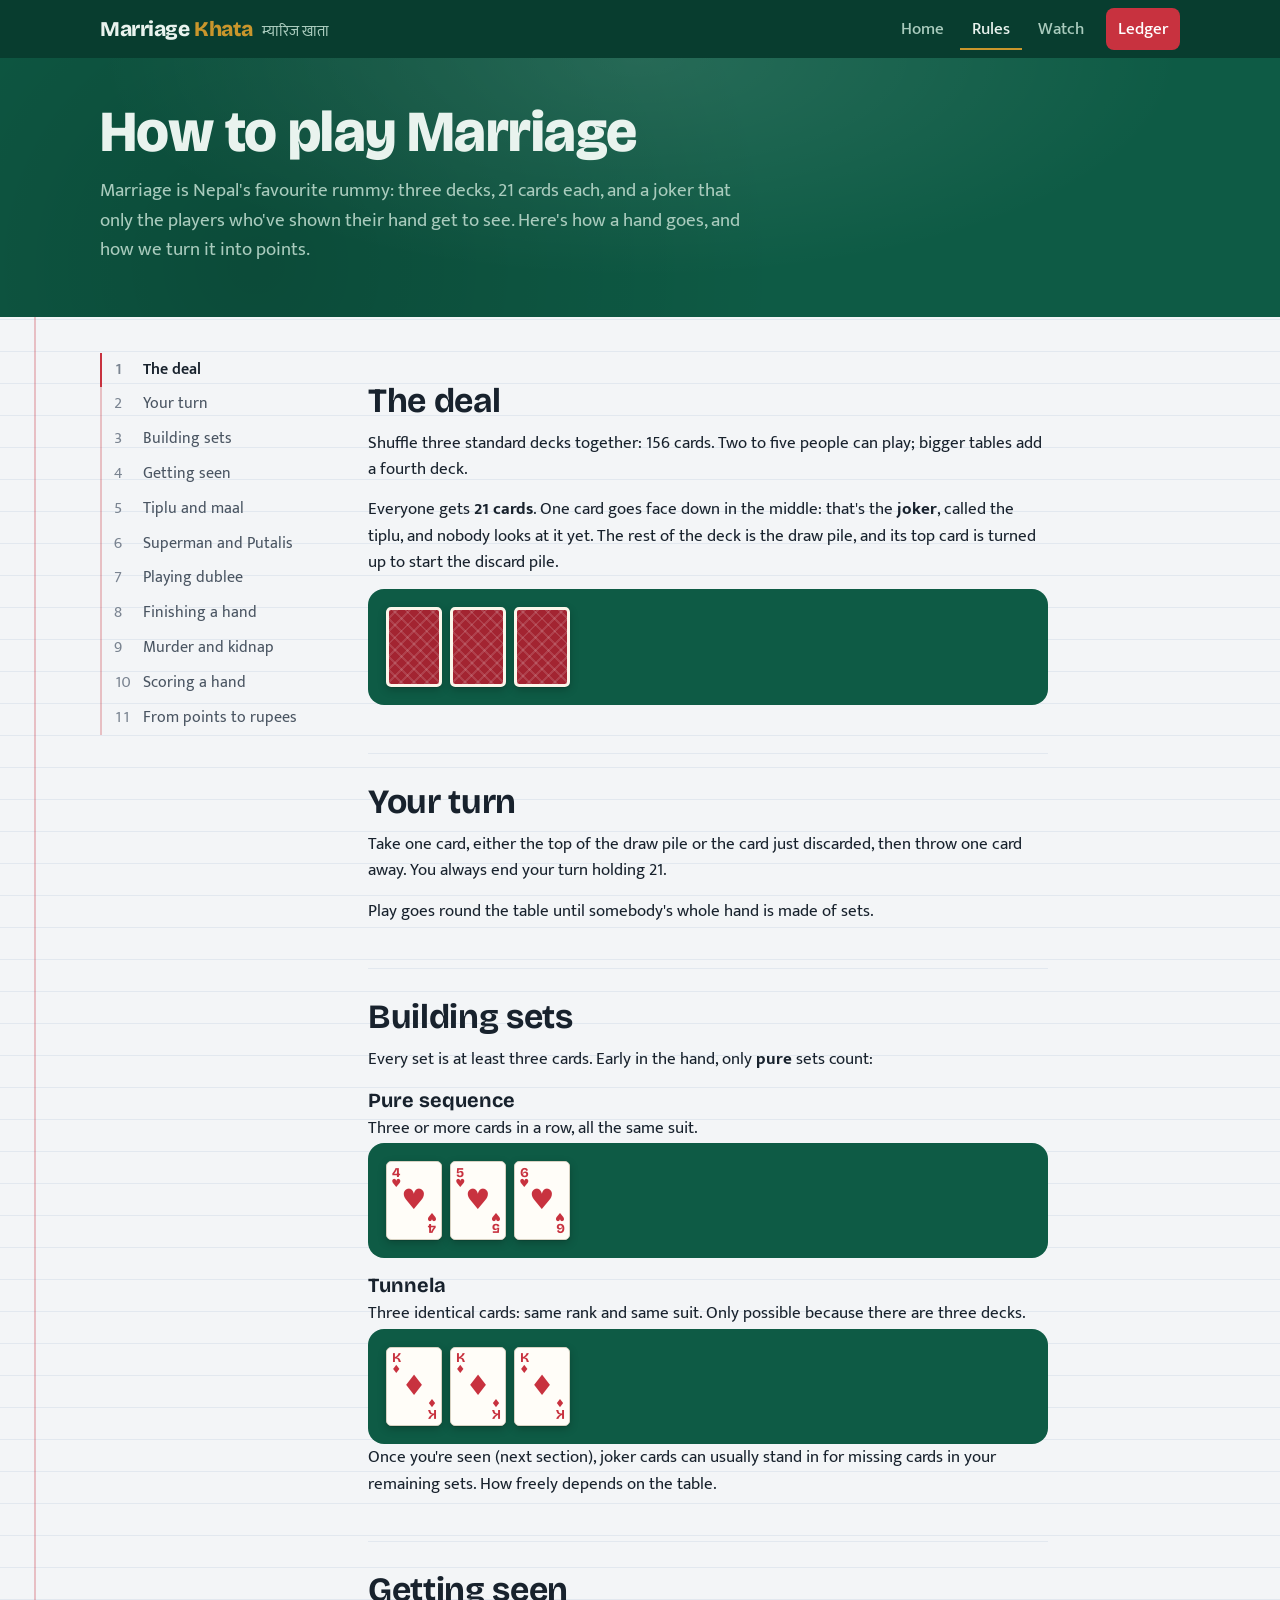
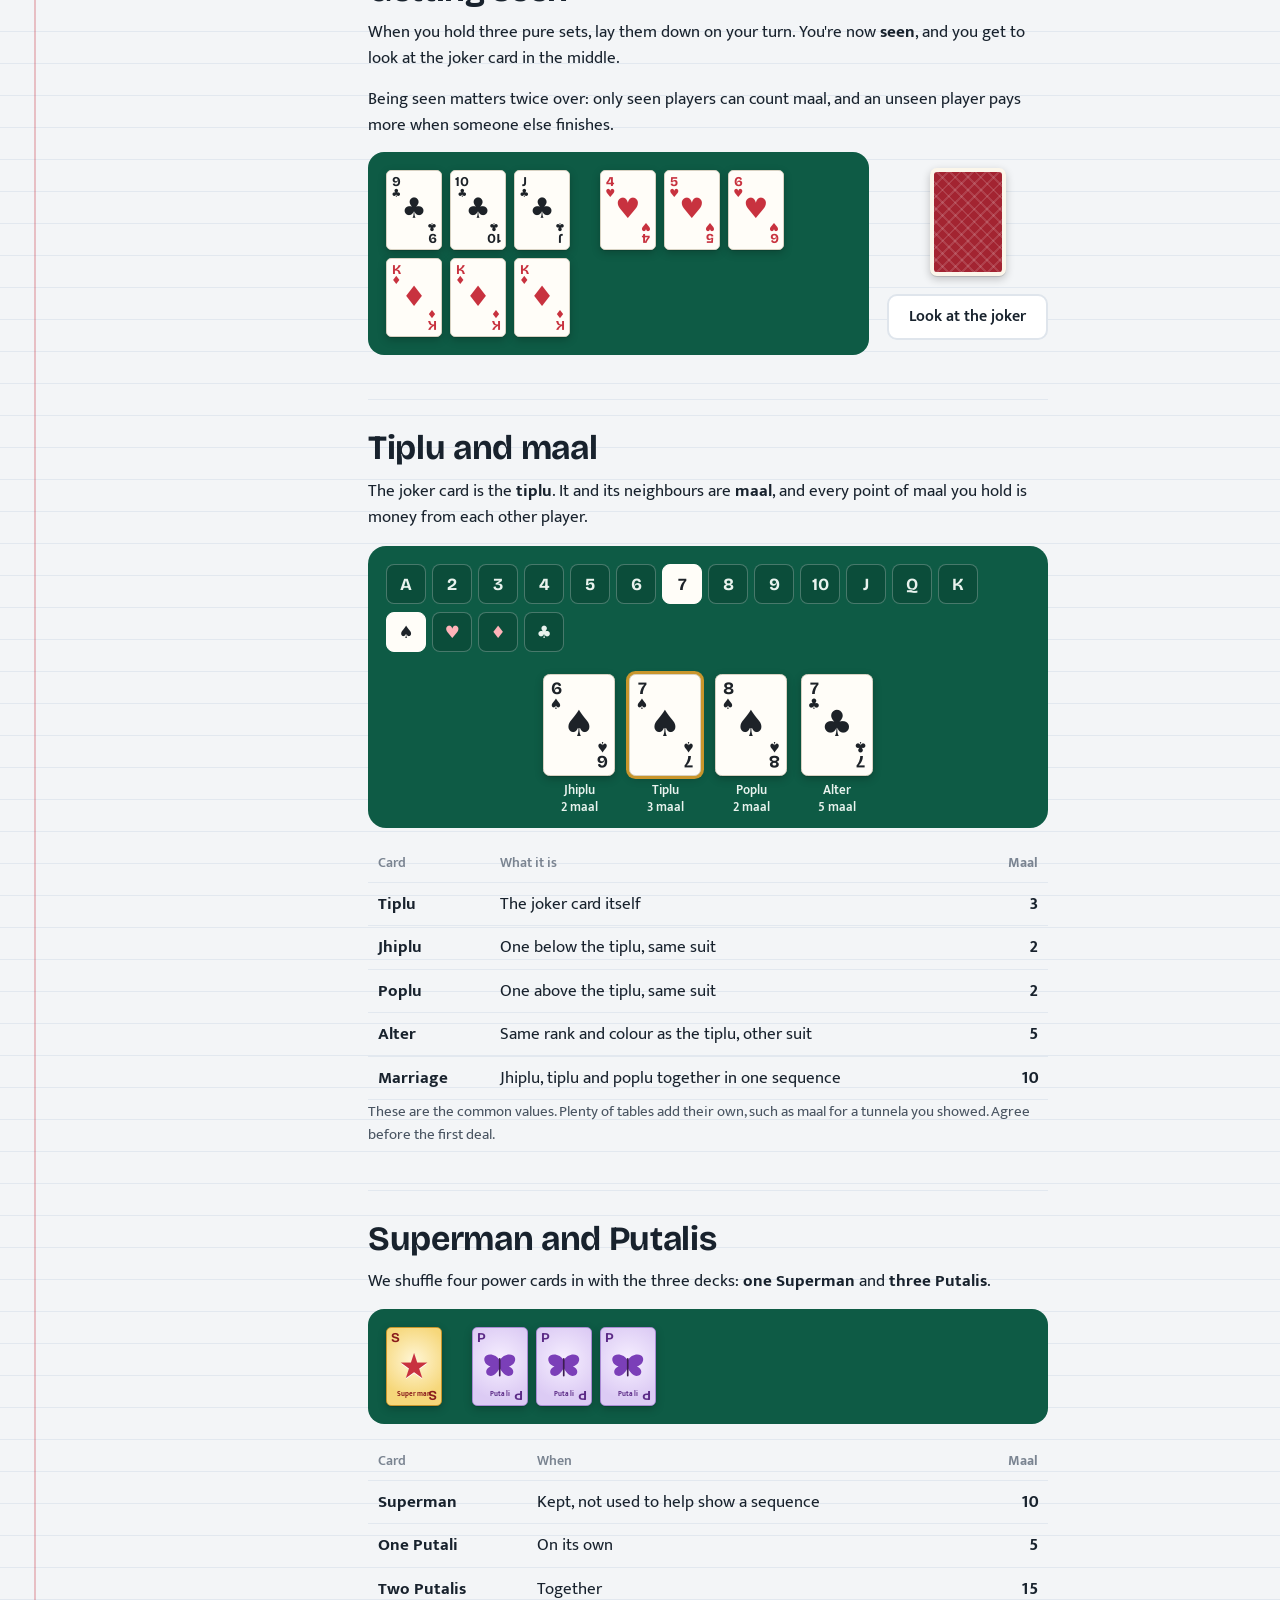
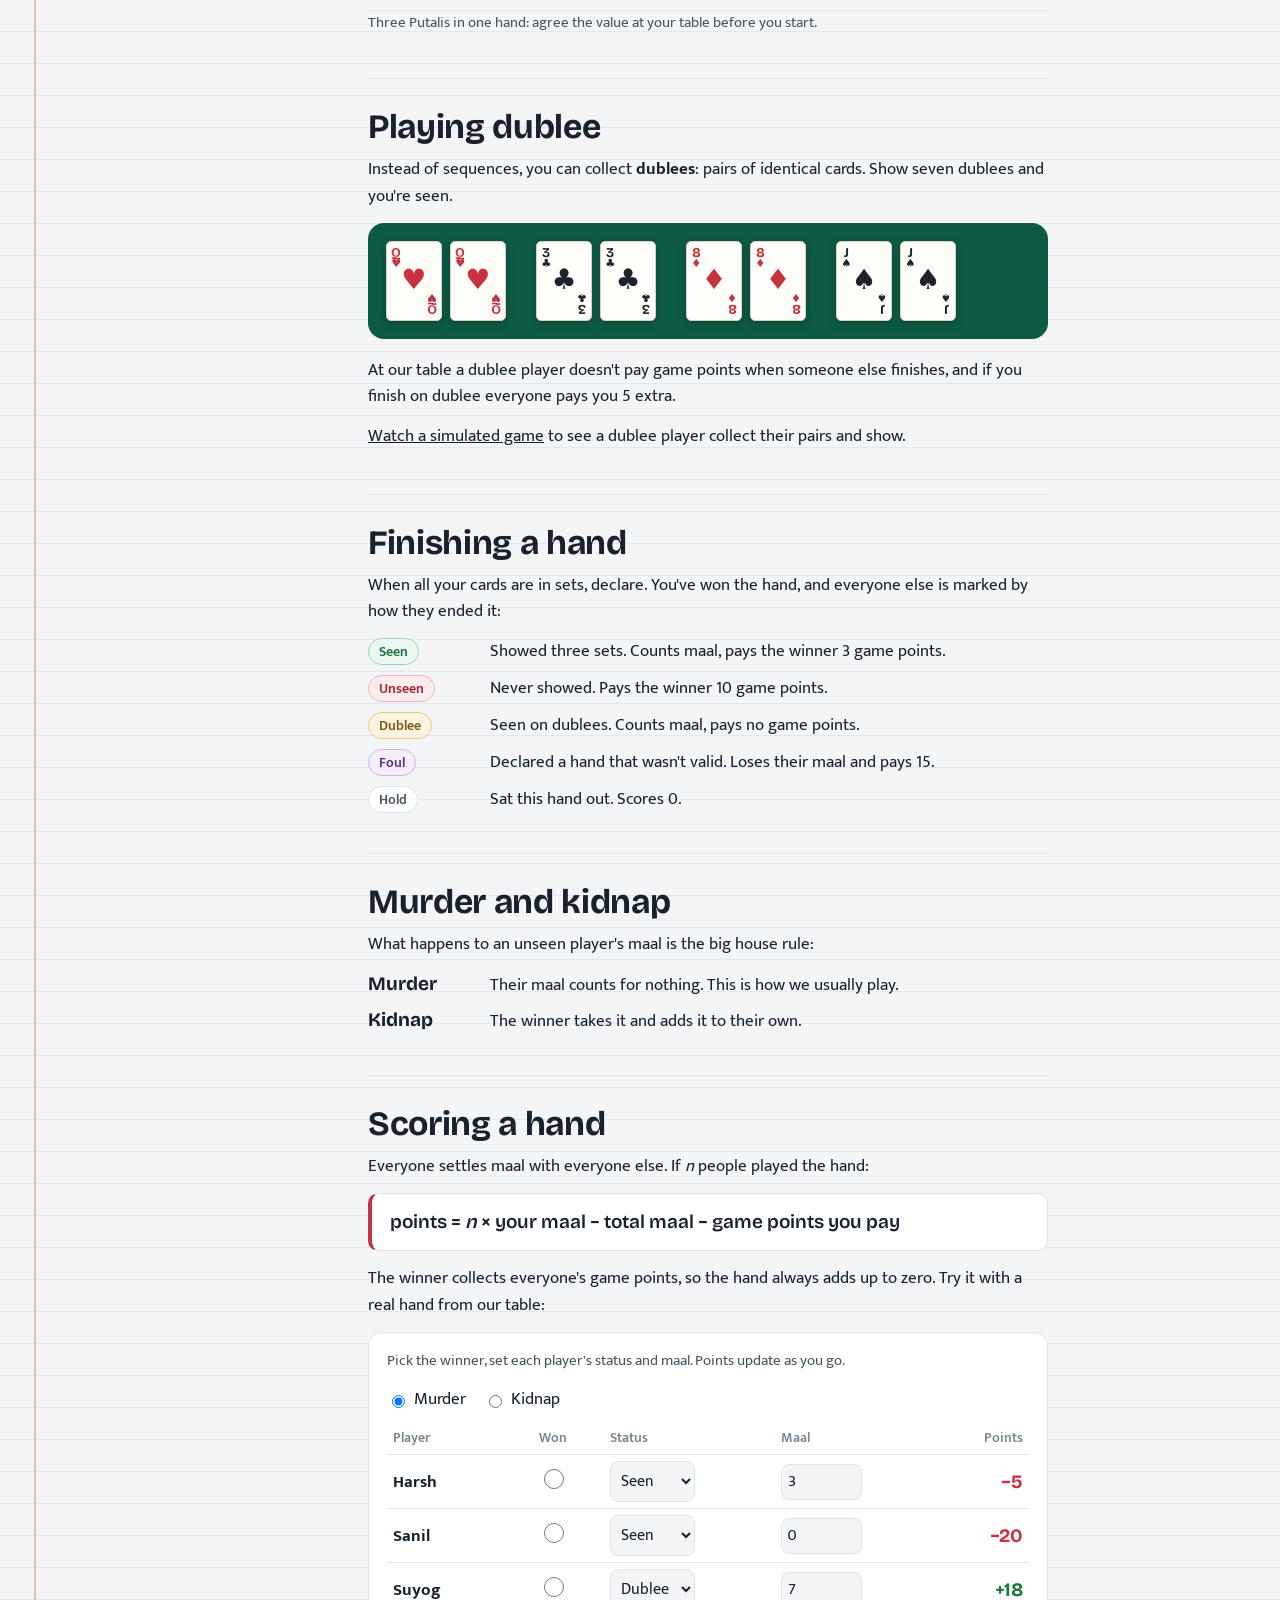
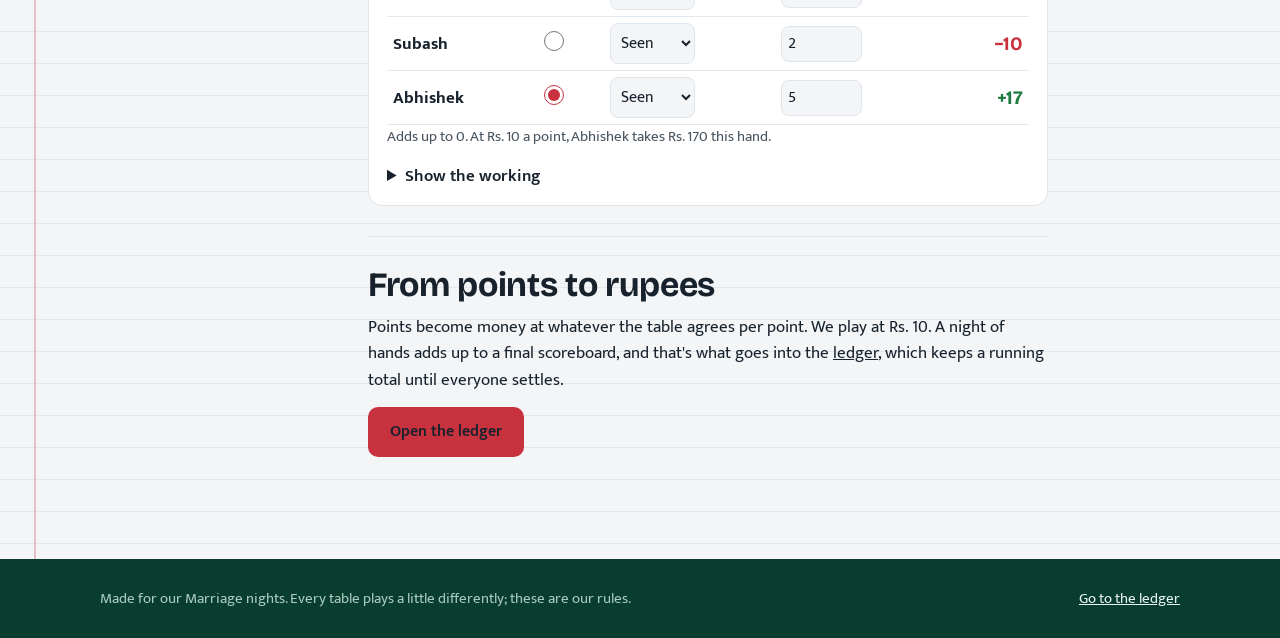
<file: rules.html>
<!doctype html>
<html lang="en">
<head>
  <meta charset="utf-8">
  <meta name="viewport" content="width=device-width, initial-scale=1">
  <title>How to play Marriage · Marriage Khata</title>
  <meta name="description" content="The rules of Marriage, the Nepali 21-card rummy game: dealing, sequences, getting seen, tiplu and maal, dublee, murder and how points are scored.">
  <meta name="theme-color" content="#083d2f">
  <link rel="preconnect" href="https://fonts.googleapis.com">
  <link rel="preconnect" href="https://fonts.gstatic.com" crossorigin>
  <link rel="stylesheet" href="https://fonts.googleapis.com/css2?family=Bricolage+Grotesque:opsz,wght@12..96,500..800&family=Mukta:wght@400;500;600;700&display=swap">
  <link rel="stylesheet" href="/css/site.css">
  <link rel="stylesheet" href="/css/rules.css">
  <script src="/js/cards.js" defer></script>
  <script src="/js/rules.js" defer></script>
</head>
<body class="site">
  <a class="skip" href="#main">Skip to content</a>
  <header class="nav">
    <div class="wrap">
      <a class="brand" href="/"><span class="brand-mark">Marriage <span>Khata</span></span><span class="brand-dev" lang="ne">म्यारिज खाता</span></a>
      <ul class="nav-links">
        <li><a href="/">Home</a></li>
        <li><a href="/rules" aria-current="page">Rules</a></li>
        <li><a href="/watch">Watch</a></li>
        <li><a class="nav-cta" href="/ledger">Ledger</a></li>
      </ul>
    </div>
  </header>

  <main id="main">
    <section class="felt rules-head">
      <div class="wrap">
        <h1>How to play Marriage</h1>
        <p>Marriage is Nepal's favourite rummy: three decks, 21 cards each, and a joker that only the players who've shown their hand get to see. Here's how a hand goes, and how we turn it into points.</p>
      </div>
    </section>

    <div class="wrap rules-layout">
      <nav class="toc" aria-label="On this page">
        <ol>
          <li><a href="#deal">The deal</a></li>
          <li><a href="#turn">Your turn</a></li>
          <li><a href="#sets">Building sets</a></li>
          <li><a href="#seen">Getting seen</a></li>
          <li><a href="#maal">Tiplu and maal</a></li>
          <li><a href="#power">Superman and Putalis</a></li>
          <li><a href="#dublee">Playing dublee</a></li>
          <li><a href="#finish">Finishing a hand</a></li>
          <li><a href="#modes">Murder and kidnap</a></li>
          <li><a href="#points">Scoring a hand</a></li>
          <li><a href="#money">From points to rupees</a></li>
        </ol>
      </nav>

      <article class="rules">
        <section id="deal">
          <h2>The deal</h2>
          <p>Shuffle three standard decks together: 156 cards. Two to five people can play; bigger tables add a fourth deck.</p>
          <p>Everyone gets <strong>21 cards</strong>. One card goes face down in the middle: that's the <strong>joker</strong>, called the tiplu, and nobody looks at it yet. The rest of the deck is the draw pile, and its top card is turned up to start the discard pile.</p>
          <div class="card-row" data-cards="? ? ?" aria-label="Three decks shuffled together"></div>
        </section>

        <section id="turn">
          <h2>Your turn</h2>
          <p>Take one card, either the top of the draw pile or the card just discarded, then throw one card away. You always end your turn holding 21.</p>
          <p>Play goes round the table until somebody's whole hand is made of sets.</p>
        </section>

        <section id="sets">
          <h2>Building sets</h2>
          <p>Every set is at least three cards. Early in the hand, only <strong>pure</strong> sets count:</p>
          <dl class="set-defs">
            <div>
              <dt>Pure sequence</dt>
              <dd>Three or more cards in a row, all the same suit.</dd>
              <dd class="card-row" data-cards="4♥ 5♥ 6♥"></dd>
            </div>
            <div>
              <dt>Tunnela</dt>
              <dd>Three identical cards: same rank and same suit. Only possible because there are three decks.</dd>
              <dd class="card-row" data-cards="K♦ K♦ K♦"></dd>
            </div>
          </dl>
          <p>Once you're seen (next section), joker cards can usually stand in for missing cards in your remaining sets. How freely depends on the table.</p>
        </section>

        <section id="seen">
          <h2>Getting seen</h2>
          <p>When you hold three pure sets, lay them down on your turn. You're now <strong>seen</strong>, and you get to look at the joker card in the middle.</p>
          <p>Being seen matters twice over: only seen players can count maal, and an unseen player pays more when someone else finishes.</p>
          <div class="seen-demo">
            <div class="card-row" data-cards="9♣ 10♣ J♣ · 4♥ 5♥ 6♥ · K♦ K♦ K♦"></div>
            <div class="seen-joker">
              <div id="seen-joker"></div>
              <button class="button button-ink" id="seen-flip" type="button">Look at the joker</button>
            </div>
          </div>
        </section>

        <section id="maal">
          <h2>Tiplu and maal</h2>
          <p>The joker card is the <strong>tiplu</strong>. It and its neighbours are <strong>maal</strong>, and every point of maal you hold is money from each other player.</p>
          <div class="maal-explorer">
            <div class="maal-pick" role="group" aria-label="Pick a tiplu">
              <div class="pick-row" id="pick-rank" role="radiogroup" aria-label="Rank"></div>
              <div class="pick-row" id="pick-suit" role="radiogroup" aria-label="Suit"></div>
            </div>
            <div class="maal-cards" id="maal-cards" aria-live="polite"></div>
          </div>
          <table class="maal-table">
            <thead><tr><th scope="col">Card</th><th scope="col">What it is</th><th scope="col">Maal</th></tr></thead>
            <tbody>
              <tr><th scope="row">Tiplu</th><td>The joker card itself</td><td>3</td></tr>
              <tr><th scope="row">Jhiplu</th><td>One below the tiplu, same suit</td><td>2</td></tr>
              <tr><th scope="row">Poplu</th><td>One above the tiplu, same suit</td><td>2</td></tr>
              <tr><th scope="row">Alter</th><td>Same rank and colour as the tiplu, other suit</td><td>5</td></tr>
              <tr><th scope="row">Marriage</th><td>Jhiplu, tiplu and poplu together in one sequence</td><td>10</td></tr>
            </tbody>
          </table>
          <p class="note">These are the common values. Plenty of tables add their own, such as maal for a tunnela you showed. Agree before the first deal.</p>
        </section>

        <section id="power">
          <h2>Superman and Putalis</h2>
          <p>We shuffle four power cards in with the three decks: <strong>one Superman</strong> and <strong>three Putalis</strong>.</p>
          <div class="card-row" data-cards="SUP · PUT PUT PUT"></div>
          <table class="maal-table">
            <thead><tr><th scope="col">Card</th><th scope="col">When</th><th scope="col">Maal</th></tr></thead>
            <tbody>
              <tr><th scope="row">Superman</th><td>Kept, not used to help show a sequence</td><td>10</td></tr>
              <tr><th scope="row">One Putali</th><td>On its own</td><td>5</td></tr>
              <tr><th scope="row">Two Putalis</th><td>Together</td><td>15</td></tr>
            </tbody>
          </table>
          <p class="note">Three Putalis in one hand: agree the value at your table before you start.</p>
        </section>

        <section id="dublee">
          <h2>Playing dublee</h2>
          <p>Instead of sequences, you can collect <strong>dublees</strong>: pairs of identical cards. Show seven dublees and you're seen.</p>
          <div class="card-row" data-cards="Q♥ Q♥ · 3♣ 3♣ · 8♦ 8♦ · J♠ J♠"></div>
          <p>At our table a dublee player doesn't pay game points when someone else finishes, and if you finish on dublee everyone pays you 5 extra.</p>
          <p><a href="/watch">Watch a simulated game</a> to see a dublee player collect their pairs and show.</p>
        </section>

        <section id="finish">
          <h2>Finishing a hand</h2>
          <p>When all your cards are in sets, declare. You've won the hand, and everyone else is marked by how they ended it:</p>
          <dl class="status-list">
            <div><dt><span class="status s-seen">Seen</span></dt><dd>Showed three sets. Counts maal, pays the winner 3 game points.</dd></div>
            <div><dt><span class="status s-unseen">Unseen</span></dt><dd>Never showed. Pays the winner 10 game points.</dd></div>
            <div><dt><span class="status s-dublee">Dublee</span></dt><dd>Seen on dublees. Counts maal, pays no game points.</dd></div>
            <div><dt><span class="status s-foul">Foul</span></dt><dd>Declared a hand that wasn't valid. Loses their maal and pays 15.</dd></div>
            <div><dt><span class="status s-hold">Hold</span></dt><dd>Sat this hand out. Scores 0.</dd></div>
          </dl>
        </section>

        <section id="modes">
          <h2>Murder and kidnap</h2>
          <p>What happens to an unseen player's maal is the big house rule:</p>
          <dl class="mode-list">
            <div><dt>Murder</dt><dd>Their maal counts for nothing. This is how we usually play.</dd></div>
            <div><dt>Kidnap</dt><dd>The winner takes it and adds it to their own.</dd></div>
          </dl>
        </section>

        <section id="points">
          <h2>Scoring a hand</h2>
          <p>Everyone settles maal with everyone else. If <var>n</var> people played the hand:</p>
          <p class="formula">points = <var>n</var> × your maal − total maal − game points you pay</p>
          <p>The winner collects everyone's game points, so the hand always adds up to zero. Try it with a real hand from our table:</p>

          <form class="calc" id="calc" aria-describedby="calc-help">
            <p id="calc-help" class="note">Pick the winner, set each player's status and maal. Points update as you go.</p>
            <div class="calc-mode" role="radiogroup" aria-label="Unseen maal rule">
              <label><input type="radio" name="mode" value="murder" checked> Murder</label>
              <label><input type="radio" name="mode" value="kidnap"> Kidnap</label>
            </div>
            <table class="calc-table">
              <thead><tr><th scope="col">Player</th><th scope="col">Won</th><th scope="col">Status</th><th scope="col">Maal</th><th scope="col">Points</th></tr></thead>
              <tbody id="calc-rows"></tbody>
            </table>
            <p class="calc-sum" id="calc-sum" aria-live="polite"></p>
            <details class="calc-work">
              <summary>Show the working</summary>
              <ol id="calc-work"></ol>
            </details>
          </form>
        </section>

        <section id="money">
          <h2>From points to rupees</h2>
          <p>Points become money at whatever the table agrees per point. We play at Rs. 10. A night of hands adds up to a final scoreboard, and that's what goes into the <a href="/ledger">ledger</a>, which keeps a running total until everyone settles.</p>
          <a class="button button-primary" href="/ledger">Open the ledger</a>
        </section>
      </article>
    </div>
  </main>

  <footer class="footer">
    <div class="wrap">
      <span>Made for our Marriage nights. Every table plays a little differently; these are our rules.</span>
      <a href="/ledger">Go to the ledger</a>
    </div>
  </footer>
</body>
</html>
</file>
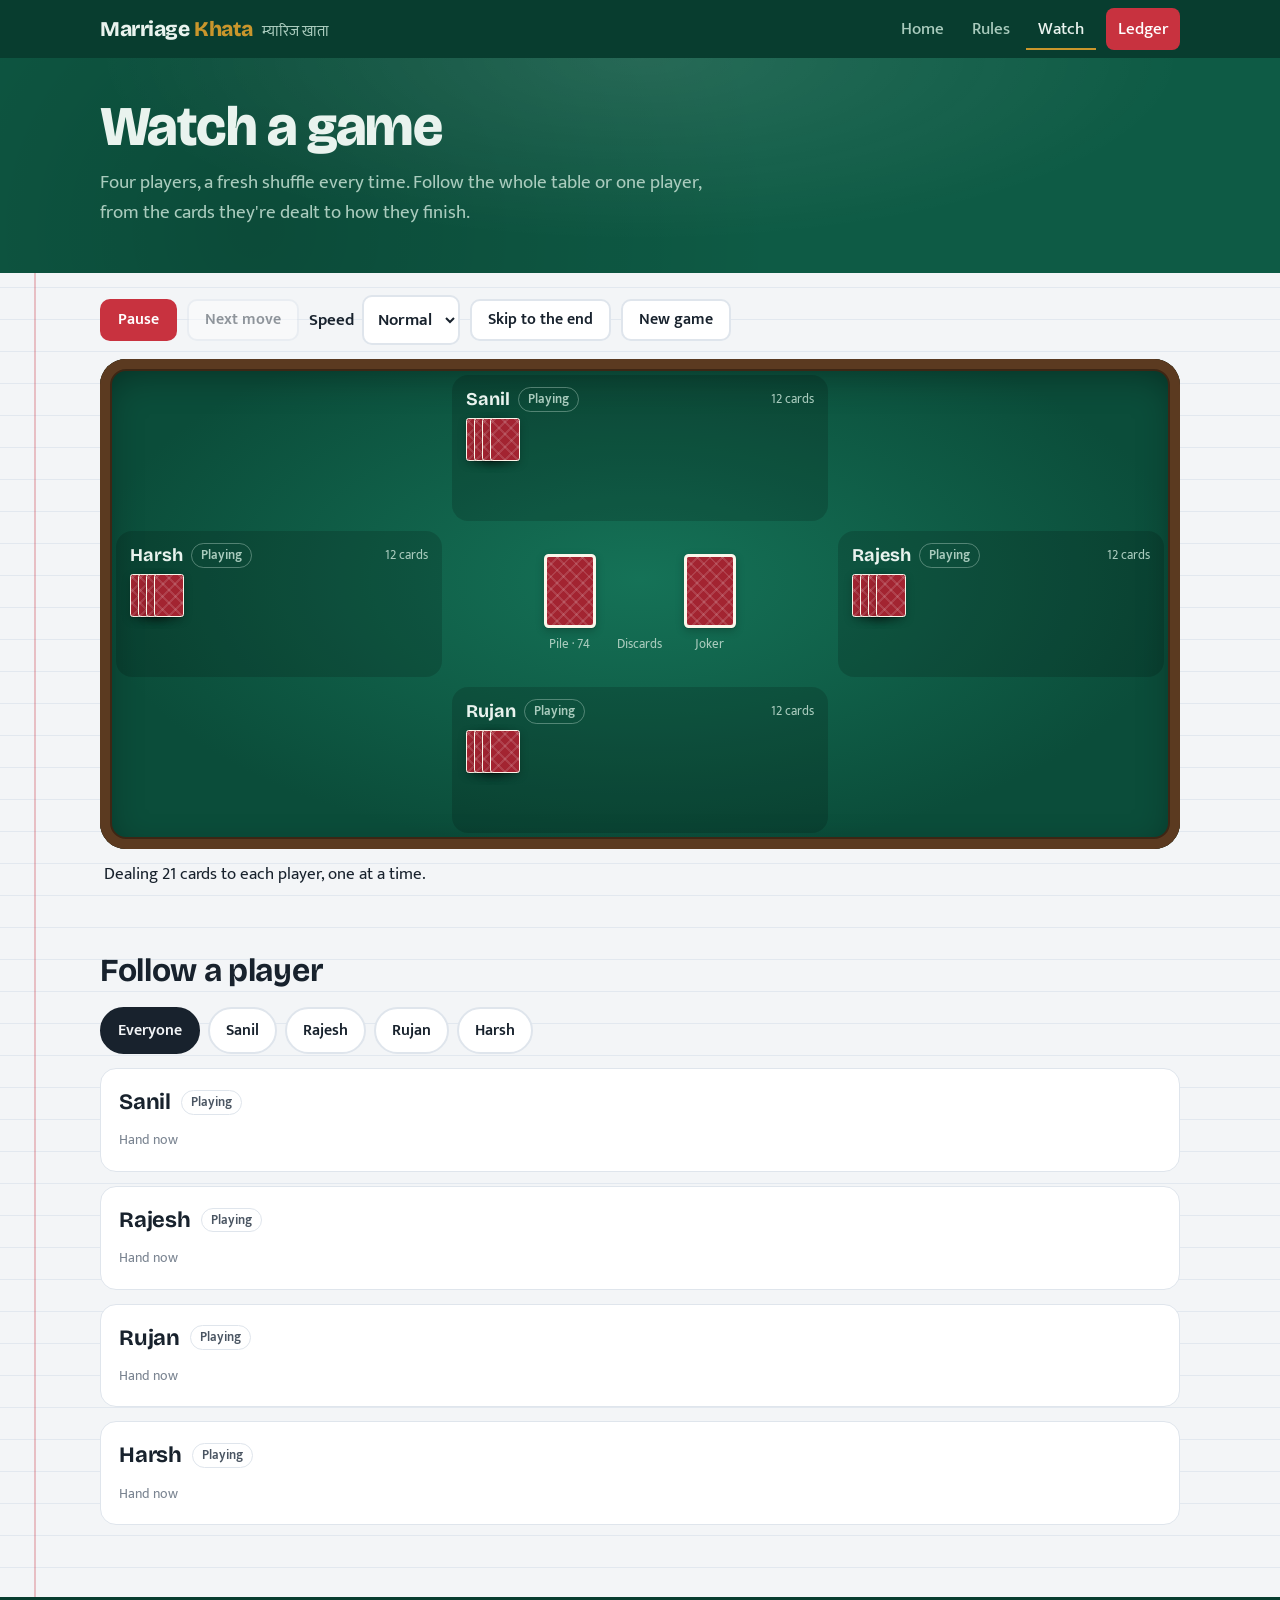
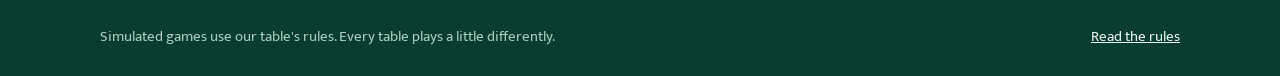
<file: watch.html>
<!doctype html>
<html lang="en">
<head>
  <meta charset="utf-8">
  <meta name="viewport" content="width=device-width, initial-scale=1">
  <title>Watch a game · Marriage Khata</title>
  <meta name="description" content="Watch a simulated four-player game of Marriage, card by card: the deal, draws and discards, showing sets, dublee, the declaration and the scores.">
  <meta name="theme-color" content="#083d2f">
  <link rel="preconnect" href="https://fonts.googleapis.com">
  <link rel="preconnect" href="https://fonts.gstatic.com" crossorigin>
  <link rel="stylesheet" href="https://fonts.googleapis.com/css2?family=Bricolage+Grotesque:opsz,wght@12..96,500..800&family=Mukta:wght@400;500;600;700&display=swap">
  <link rel="stylesheet" href="/css/site.css">
  <link rel="stylesheet" href="/css/watch.css">
  <script src="/js/cards.js" defer></script>
  <script src="/js/sim.js" defer></script>
  <script src="/js/watch.js" defer></script>
</head>
<body class="site">
  <a class="skip" href="#main">Skip to content</a>
  <header class="nav">
    <div class="wrap">
      <a class="brand" href="/"><span class="brand-mark">Marriage <span>Khata</span></span><span class="brand-dev" lang="ne">म्यारिज खाता</span></a>
      <ul class="nav-links">
        <li><a href="/">Home</a></li>
        <li><a href="/rules">Rules</a></li>
        <li><a href="/watch" aria-current="page">Watch</a></li>
        <li><a class="nav-cta" href="/ledger">Ledger</a></li>
      </ul>
    </div>
  </header>

  <main id="main">
    <section class="felt watch-head">
      <div class="wrap">
        <h1>Watch a game</h1>
        <p>Four players, a fresh shuffle every time. Follow the whole table or one player, from the cards they're dealt to how they finish.</p>
      </div>
    </section>

    <div class="wrap">
      <div class="controls" role="toolbar" aria-label="Game controls">
        <button class="button button-primary" id="play" type="button">Pause</button>
        <button class="button button-ink" id="step" type="button" disabled>Next move</button>
        <label class="speed">Speed
          <select id="speed">
            <option value="0.6">Slow</option>
            <option value="1" selected>Normal</option>
            <option value="2.5">Fast</option>
          </select>
        </label>
        <button class="button button-ink" id="skip" type="button">Skip to the end</button>
        <button class="button button-ink" id="new" type="button">New game</button>
      </div>

      <div class="board" id="board">
        <div class="seat" data-seat="0"></div>
        <div class="seat" data-seat="1"></div>
        <div class="center">
          <div class="pile">
            <div class="pile-stack" id="pile"></div>
            <span class="pile-label" id="pile-count"></span>
          </div>
          <div class="pile">
            <div class="pile-stack" id="discard"></div>
            <span class="pile-label">Discards</span>
          </div>
          <div class="pile">
            <div class="pile-stack" id="tiplu"></div>
            <span class="pile-label" id="tiplu-label">Joker</span>
          </div>
        </div>
        <div class="seat" data-seat="2"></div>
        <div class="seat" data-seat="3"></div>
      </div>
      <p class="narration" id="narration" aria-live="polite"></p>

      <section class="follow" aria-labelledby="follow-title">
        <h2 id="follow-title">Follow a player</h2>
        <div class="follow-tabs" id="tabs" role="tablist" aria-label="Players"></div>
        <div id="panels"></div>
      </section>

      <section class="final" id="final" hidden aria-labelledby="final-title">
        <h2 id="final-title">The scores</h2>
        <p class="final-note" id="final-note"></p>
        <div class="table-scroll">
          <table class="score-table">
            <thead><tr><th scope="col">Player</th><th scope="col">Finished</th><th scope="col">Maal</th><th scope="col">Points</th><th scope="col">At Rs. 10</th></tr></thead>
            <tbody id="score-rows"></tbody>
          </table>
        </div>
        <p class="final-how">Points = 4 × own maal − everyone's maal − game points (seen 3, unseen 10, dublee 0). Unseen maal doesn't count. <a href="/rules#points">How scoring works</a></p>
      </section>
    </div>
  </main>

  <footer class="footer">
    <div class="wrap">
      <span>Simulated games use our table's rules. Every table plays a little differently.</span>
      <a href="/rules">Read the rules</a>
    </div>
  </footer>
</body>
</html>
</file>
<file: css/site.css>
/* Marriage Khata — shared look for every page.
 * Card-table felt at the top, khata ledger paper underneath, card red and
 * brass as accents, blue-black ink for text. */

:root {
  --felt: #0e5b45;
  --felt-deep: #083d2f;
  --felt-ink: #e9f3ee;
  --felt-soft: #a9cbbd;
  --paper: #f3f5f7;
  --rule: #e2e8ef;
  --margin-line: rgba(200, 50, 63, 0.28);
  --ink: #18222d;
  --ink-soft: #4a5562;
  --ink-faint: #7a8491;
  --red: #c8323f;
  --red-deep: #a32431;
  --brass: #c9962c;
  --card: #fffdf8;
  --card-edge: #d8d2c3;
  --sheet: #ffffff;
  --sheet-edge: #dfe5ec;
  --focus: #c9962c;

  --font-display: "Bricolage Grotesque", "Mukta", system-ui, sans-serif;
  --font-body: "Mukta", system-ui, -apple-system, "Segoe UI", sans-serif;
}
@media (prefers-color-scheme: dark) {
  :root:not([data-theme="light"]) {
    --felt: #0c4c3a;
    --felt-deep: #062c22;
    --paper: #12171c;
    --rule: #1b2229;
    --margin-line: rgba(224, 82, 94, 0.25);
    --ink: #e7ebef;
    --ink-soft: #b3bcc6;
    --ink-faint: #8792a0;
    --red: #e0525e;
    --red-deep: #c8323f;
    --card: #fffdf8;
    --sheet: #1a2027;
    --sheet-edge: #2a323b;
  }
}

/* ---------- Base ---------- */
html { -webkit-text-size-adjust: 100%; }
body.site {
  margin: 0;
  color: var(--ink);
  font: 17px/1.55 var(--font-body);
  /* Ruled khata paper with a red margin line. */
  background-color: var(--paper);
  background-image:
    linear-gradient(to right, transparent 34px, var(--margin-line) 34px, var(--margin-line) 36px, transparent 36px),
    repeating-linear-gradient(to bottom, transparent 0 31px, var(--rule) 31px 32px);
}
@media (max-width: 600px) {
  body.site { background-image: repeating-linear-gradient(to bottom, transparent 0 31px, var(--rule) 31px 32px); }
}
.site h1, .site h2, .site h3 { font-family: var(--font-display); color: inherit; letter-spacing: -0.01em; }
.site a { color: inherit; }
.site :focus-visible { outline: 3px solid var(--focus); outline-offset: 2px; border-radius: 4px; }
.skip { position: absolute; left: -999px; top: 8px; background: var(--sheet); color: var(--ink); padding: 8px 12px; z-index: 50; }
.skip:focus { left: 8px; }
.wrap { max-width: 1080px; margin: 0 auto; padding: 0 20px; }

/* ---------- Navigation ---------- */
.nav { background: var(--felt-deep); color: var(--felt-ink); position: relative; z-index: 5; }
.nav .wrap { display: flex; align-items: center; gap: 18px; min-height: 58px; }
.brand { display: flex; align-items: baseline; gap: 10px; text-decoration: none; color: var(--felt-ink); margin-right: auto; }
.brand-mark { font-family: var(--font-display); font-weight: 800; font-size: 21px; letter-spacing: -0.02em; white-space: nowrap; }
.brand-mark span { color: var(--brass); }
.brand-dev { font-size: 15px; color: var(--felt-soft); }
.nav-links { display: flex; align-items: center; gap: 4px; margin: 0; padding: 0; list-style: none; }
.nav-links a { display: block; padding: 8px 12px; border-radius: 8px; text-decoration: none; color: var(--felt-soft); font-weight: 500; }
.nav-links a:hover { color: var(--felt-ink); background: rgba(255, 255, 255, 0.06); }
.nav-links a[aria-current="page"] { color: var(--felt-ink); box-shadow: inset 0 -2px 0 var(--brass); border-radius: 0; }
.nav-links .nav-cta { background: var(--red); color: #fff; margin-left: 6px; }
.nav-links .nav-cta:hover { background: var(--red-deep); color: #fff; }
.nav-links .nav-cta[aria-current="page"] { box-shadow: none; border-radius: 8px; }
@media (max-width: 520px) {
  .brand-dev { display: none; }
  .brand-mark { font-size: 18px; }
}
@media (max-width: 420px) {
  .nav .wrap { padding: 0 14px; }
  .nav-links li:first-child { display: none; } /* the brand already links home */
  .nav-links .nav-cta { margin-left: 2px; }
  .nav .wrap { gap: 8px; }
  .nav-links a { padding: 8px 9px; }
}

/* ---------- Buttons ---------- */
.button {
  display: inline-flex; align-items: center; justify-content: center; gap: 8px;
  min-height: 46px; padding: 0 20px; border-radius: 10px; border: 2px solid transparent;
  font: 600 16px/1 var(--font-body); text-decoration: none; cursor: pointer;
}
.button-primary { background: var(--red); color: #fff; }
.button-primary:hover { background: var(--red-deep); }
.button-ghost { color: var(--felt-ink); border-color: rgba(255, 255, 255, 0.35); background: transparent; }
.button-ghost:hover { border-color: var(--felt-ink); }
.button-ink { color: var(--ink); border-color: var(--sheet-edge); background: var(--sheet); }
.button-ink:hover { border-color: var(--ink-soft); }

/* ---------- Felt band (top of each page) ---------- */
.felt {
  background-color: var(--felt);
  background-image:
    radial-gradient(ellipse at 50% 0%, rgba(255, 255, 255, 0.10), transparent 60%),
    radial-gradient(circle at 20% 80%, rgba(0, 0, 0, 0.18), transparent 50%);
  color: var(--felt-ink);
}

/* ---------- Playing cards ---------- */
.pc {
  --w: 64px;
  position: relative; display: inline-block; flex: none;
  width: var(--w); height: calc(var(--w) * 1.42);
  perspective: 600px;
  font-family: var(--font-display);
}
.pc-inner { position: absolute; inset: 0; transform-style: preserve-3d; transition: transform 0.6s cubic-bezier(.3, .7, .2, 1); }
.pc.face-down .pc-inner { transform: rotateY(180deg); }
.pc-face, .pc-back {
  position: absolute; inset: 0; border-radius: calc(var(--w) * 0.09);
  backface-visibility: hidden; -webkit-backface-visibility: hidden;
  box-shadow: 0 1px 0 rgba(0, 0, 0, 0.12), 0 3px 8px rgba(0, 0, 0, 0.22);
}
.pc-face { background: var(--card); border: 1px solid var(--card-edge); color: #1d2228; }
.pc.red .pc-face { color: #c8323f; }
.pc-corner { position: absolute; display: flex; flex-direction: column; align-items: center; line-height: 0.95; font-weight: 700; font-size: calc(var(--w) * 0.24); }
.pc-corner small { font-size: calc(var(--w) * 0.2); }
.pc-corner.tl { top: 6%; left: 8%; }
.pc-corner.br { bottom: 6%; right: 8%; transform: rotate(180deg); }
.pc-pip { position: absolute; inset: 0; display: grid; place-items: center; font-size: calc(var(--w) * 0.5); }
.pc-back {
  transform: rotateY(180deg);
  background-color: var(--red-deep);
  background-image:
    repeating-linear-gradient(45deg, rgba(255, 255, 255, 0.13) 0 2px, transparent 2px 9px),
    repeating-linear-gradient(-45deg, rgba(255, 255, 255, 0.13) 0 2px, transparent 2px 9px);
  border: calc(var(--w) * 0.06) solid #fbf6ea;
}
.pc.maal .pc-face { box-shadow: 0 0 0 3px var(--brass), 0 3px 8px rgba(0, 0, 0, 0.22); }
.pc-tag {
  position: absolute; left: 50%; top: 100%; transform: translate(-50%, 6px);
  white-space: nowrap; font: 600 13px/1.2 var(--font-body); color: inherit;
}

/* Power cards */
.pc.superman .pc-face { background: radial-gradient(circle at 50% 42%, #fff6d6, #f6d77a 70%); color: #8a1d1d; border-color: #c9962c; }
.pc.superman .pc-pip { color: #c8323f; font-size: calc(var(--w) * 0.62); text-shadow: 0 1px 0 #fff; }
.pc.putali .pc-face { background: radial-gradient(circle at 50% 42%, #f6efff, #dccbf4 75%); color: #5b2a86; border-color: #a98bd3; }
.pc.putali .pc-pip svg { width: 62%; color: #7b3fb8; }
.pc-power-name { position: absolute; left: 0; right: 0; bottom: 9%; text-align: center; font: 700 calc(var(--w) * 0.13)/1 var(--font-body); letter-spacing: 0.01em; }
.pc.mini .pc-power-name { display: none; }

/* ---------- Footer ---------- */
.footer { background: var(--felt-deep); color: var(--felt-soft); margin-top: 72px; }
.footer .wrap { display: flex; flex-wrap: wrap; justify-content: space-between; gap: 12px; padding-top: 28px; padding-bottom: 28px; font-size: 15px; }
.footer a { color: var(--felt-ink); }

@media (prefers-reduced-motion: reduce) {
  .pc-inner { transition: none; }
}
</file>
<file: css/rules.css>
/* Rules page */
.rules-head { padding: 44px 0 52px; }
.rules-head h1 { font-size: clamp(36px, 5vw, 58px); line-height: 1.04; font-weight: 800; margin: 0 0 14px; font-variation-settings: "opsz" 96; }
.rules-head p { font-size: 19px; color: var(--felt-soft); max-width: 60ch; margin: 0; }

.rules-layout { display: grid; grid-template-columns: 220px minmax(0, 1fr); gap: 48px; align-items: start; padding-top: 36px; }
.rules-layout > * { min-width: 0; }
.toc { position: sticky; top: 20px; }
.toc ol { list-style: none; margin: 0; padding: 0; counter-reset: toc; border-left: 2px solid var(--margin-line); }
.toc li { counter-increment: toc; }
.toc a { display: flex; gap: 10px; padding: 5px 12px; text-decoration: none; color: var(--ink-soft); font-size: 16px; border-left: 2px solid transparent; margin-left: -2px; }
.toc a::before { content: counter(toc); color: var(--ink-faint); font-variant-numeric: tabular-nums; min-width: 1.2em; }
.toc a:hover { color: var(--ink); }
.toc a.active { color: var(--ink); font-weight: 600; border-left-color: var(--red); }

.rules { max-width: 68ch; }
.rules section { padding: 10px 0 30px; scroll-margin-top: 16px; }
.rules section + section { border-top: 1px solid var(--rule); }
.rules h2 { font-size: clamp(26px, 3.2vw, 34px); margin: 18px 0 10px; line-height: 1.15; }
.rules p { margin: 0 0 14px; }
.rules strong { font-weight: 700; }
.rules .note { font-size: 15px; color: var(--ink-soft); }
.formula {
  font: 600 19px/1.5 var(--font-display); padding: 14px 18px; border-radius: 10px;
  background: var(--sheet); border: 1px solid var(--sheet-edge); border-left: 4px solid var(--red);
}
.formula var, .rules var { font-style: italic; }

/* Cards laid on a strip of felt */
.card-row {
  display: flex; flex-wrap: wrap; align-items: center; gap: 8px; margin: 14px 0 18px;
  padding: 18px; border-radius: 16px; background: var(--felt);
}
.card-row .pc { --w: 56px; }
.card-row .gap { width: 14px; }
.set-defs { margin: 0; display: grid; gap: 14px; }
.set-defs div { margin: 0; }
.set-defs dt { font: 700 20px/1.3 var(--font-display); }
.set-defs dd { margin: 2px 0 0; }

.seen-demo { display: grid; grid-template-columns: minmax(0, 1fr) auto; gap: 18px; align-items: center; margin: 14px 0; }
.seen-demo .card-row { margin: 0; }
.seen-joker { display: flex; flex-direction: column; align-items: center; gap: 10px; }
.seen-joker .pc { --w: 76px; }

/* Maal explorer */
.maal-explorer { background: var(--felt); color: var(--felt-ink); border-radius: 18px; padding: 18px; margin: 16px 0; }
.maal-pick { display: grid; gap: 8px; }
.pick-row { display: flex; flex-wrap: wrap; gap: 6px; }
.pick-row button {
  min-width: 40px; min-height: 40px; padding: 0 10px; border-radius: 8px; cursor: pointer;
  border: 1px solid rgba(255, 255, 255, 0.25); background: rgba(0, 0, 0, 0.15); color: var(--felt-ink);
  font: 700 17px/1 var(--font-display);
}
.pick-row button[aria-checked="true"] { background: var(--card); color: #1d2228; border-color: var(--card); }
.pick-row button.red-suit { color: #ffb3b9; }
.pick-row button.red-suit[aria-checked="true"] { color: #c8323f; }
.maal-cards { display: flex; flex-wrap: wrap; justify-content: center; gap: 40px 14px; padding: 22px 0 34px; }
.maal-cards .pc { --w: 72px; }
.maal-cards .pc-tag { color: var(--felt-ink); white-space: pre; width: max-content; text-align: center; line-height: 1.25; }
.maal-cards .pc-tag b { color: #f7d98a; }

.maal-table, .calc-table { width: 100%; border-collapse: collapse; font-variant-numeric: tabular-nums; }
.maal-table th, .maal-table td { text-align: left; padding: 8px 10px; border-bottom: 1px solid var(--rule); }
.maal-table thead th, .calc-table thead th { font-size: 14px; color: var(--ink-faint); font-weight: 600; }
.maal-table td:last-child, .maal-table th:last-child { text-align: right; font-weight: 700; }

.status-list, .mode-list { margin: 10px 0; display: grid; gap: 10px; }
.status-list div, .mode-list div { display: grid; grid-template-columns: 110px 1fr; gap: 12px; align-items: baseline; }
.status-list dd, .mode-list dd { margin: 0; }
.mode-list dt { font: 700 19px/1.3 var(--font-display); }
.status { display: inline-block; padding: 2px 10px; border-radius: 999px; font: 600 14px/1.5 var(--font-body); border: 1px solid; }
.s-seen { color: #1d6f44; border-color: #9fd1b5; background: #eaf6ef; }
.s-unseen { color: #a32431; border-color: #efb4ba; background: #fcecee; }
.s-dublee { color: #7a5a12; border-color: #e3c886; background: #fbf3df; }
.s-foul { color: #5b2a86; border-color: #cdb4e5; background: #f4edfa; }
.s-hold { color: var(--ink-soft); border-color: var(--sheet-edge); background: var(--sheet); }

/* Scoring calculator */
.calc { overflow-x: auto; background: var(--sheet); border: 1px solid var(--sheet-edge); border-radius: 14px; padding: 16px 18px; margin-top: 14px; }
.calc-mode { display: flex; gap: 18px; margin-bottom: 8px; }
.calc-mode label { display: flex; align-items: center; gap: 6px; cursor: pointer; }
.calc-table th, .calc-table td { padding: 6px 6px; border-bottom: 1px solid var(--rule); text-align: left; }
.calc-table td:last-child, .calc-table th:last-child { text-align: right; }
.calc-table select, .calc-table input[type="number"] {
  font: inherit; font-size: 16px; color: var(--ink); background: var(--paper);
  border: 1px solid var(--sheet-edge); border-radius: 8px; padding: 5px 6px;
}
.calc-table input[type="number"] { width: 4.2em; }
.calc-table input[type="radio"] { width: 20px; height: 20px; accent-color: var(--red); }
.calc-table .pts { font: 700 19px/1 var(--font-display); }
.calc-table .pos { color: #1d7a3e; }
.calc-table .neg { color: var(--red); }
.calc-sum { margin: 10px 0 4px; font-size: 15px; color: var(--ink-soft); }
.calc-work summary { cursor: pointer; font-weight: 600; }
.calc-work ol { padding-left: 1.2em; margin: 8px 0 0; font-size: 15px; color: var(--ink-soft); }

@media (prefers-color-scheme: dark) {
  :root:not([data-theme="light"]) .calc-table .pos { color: #5cc983; }
  :root:not([data-theme="light"]) .s-seen { color: #8fe0b0; border-color: #2d6a48; background: #15301f; }
  :root:not([data-theme="light"]) .s-unseen { color: #ffa1a9; border-color: #6e2a31; background: #33161a; }
  :root:not([data-theme="light"]) .s-dublee { color: #f1d38c; border-color: #6a5420; background: #2f2711; }
  :root:not([data-theme="light"]) .s-foul { color: #d9bdf3; border-color: #4f3570; background: #261a33; }
}

@media (max-width: 860px) {
  .rules-layout { grid-template-columns: 1fr; gap: 0; padding-top: 18px; }
  .toc { position: static; margin-bottom: 8px; }
  .toc ol { display: flex; gap: 6px; overflow-x: auto; border-left: 0; padding-bottom: 6px; }
  .toc a { white-space: nowrap; border: 1px solid var(--sheet-edge); border-radius: 999px; background: var(--sheet); margin: 0; padding: 4px 12px; }
  .toc a.active { border-color: var(--red); }
  .seen-demo { grid-template-columns: 1fr; }
  .card-row .pc { --w: 46px; }
  .status-list div, .mode-list div { grid-template-columns: 90px 1fr; }
}
@media (max-width: 480px) {
  .calc { padding: 12px 8px; }
  .calc-table { font-size: 15px; }
  .calc-table th, .calc-table td { padding: 6px 2px; }
  .calc-table tbody th { font-size: 14px; }
  .calc-table select { padding: 4px 0; font-size: 15px; max-width: 5.2em; }
  .calc-table input[type="number"] { width: 2.4em; font-size: 15px; padding: 5px 3px; }
  .calc-table .pts { font-size: 17px; }
}
</file>
<file: css/watch.css>
/* Watch a game */
.watch-head { padding: 40px 0 46px; }
.watch-head h1 { font-size: clamp(34px, 5vw, 56px); line-height: 1.04; font-weight: 800; margin: 0 0 12px; font-variation-settings: "opsz" 96; }
.watch-head p { font-size: 19px; color: var(--felt-soft); max-width: 58ch; margin: 0; }

.controls { display: flex; flex-wrap: wrap; align-items: center; gap: 10px; margin: 22px 0 14px; }
.controls .button { min-height: 42px; padding: 0 16px; }
.controls .button[disabled] { opacity: 0.45; cursor: default; }
.speed { display: flex; align-items: center; gap: 8px; font-weight: 600; }
.speed select { font: inherit; padding: 8px 10px; border-radius: 10px; border: 2px solid var(--sheet-edge); background: var(--sheet); color: var(--ink); }

/* The table: seats around, piles in the middle. */
.board {
  display: grid; gap: 10px; padding: 16px; border-radius: 26px;
  grid-template-columns: minmax(0, 1fr) minmax(0, 1.15fr) minmax(0, 1fr);
  grid-template-areas: ". s0 ." "s3 center s1" ". s2 .";
  background: radial-gradient(ellipse at 50% 45%, #157257, #0b4d3a 72%);
  box-shadow: inset 0 0 0 10px #5b3a20, inset 0 0 0 12px #3d2614, inset 0 10px 40px rgba(0, 0, 0, 0.45);
  color: var(--felt-ink);
}
.seat[data-seat="0"] { grid-area: s0; }
.seat[data-seat="1"] { grid-area: s1; }
.seat[data-seat="2"] { grid-area: s2; }
.seat[data-seat="3"] { grid-area: s3; }
.center { grid-area: center; display: flex; justify-content: center; align-items: center; gap: 18px; padding: 10px 0; }

.seat {
  border-radius: 16px; padding: 10px 12px; min-height: 122px; cursor: pointer;
  background: rgba(0, 0, 0, 0.16); border: 2px solid transparent; transition: border-color .2s, background .2s;
  display: flex; flex-direction: column; gap: 6px; min-width: 0; text-align: left; color: inherit; font: inherit;
}
.seat:hover { background: rgba(0, 0, 0, 0.24); }
.seat.turn { border-color: rgba(247, 217, 138, 0.75); }
.seat.focused { background: rgba(255, 255, 255, 0.1); border-color: var(--felt-ink); }
.seat-top { display: flex; align-items: center; gap: 8px; flex-wrap: wrap; }
.seat-name { font: 700 18px/1.2 var(--font-display); }
.seat-count { font-size: 13px; color: var(--felt-soft); margin-left: auto; }
.seat-fan { display: flex; height: 42px; }
.seat-fan .pc { --w: 30px; margin-right: -22px; }
.seat-shown { display: flex; flex-wrap: wrap; gap: 3px 6px; }
.seat-shown .grp { display: flex; gap: 1px; }
.seat-shown .pc { --w: 22px; }
.seat-last { font-size: 13px; color: var(--felt-soft); min-height: 1.4em; overflow: hidden; text-overflow: ellipsis; white-space: nowrap; }

.badge { display: inline-block; padding: 1px 9px; border-radius: 999px; font: 600 13px/1.6 var(--font-body); border: 1px solid; }
.badge-playing { color: var(--felt-soft); border-color: rgba(169, 203, 189, 0.45); }
.badge-seen { color: #0d3b26; background: #9fe0bb; border-color: #9fe0bb; }
.badge-dublee { color: #3d2a05; background: #f2d27a; border-color: #f2d27a; }
.badge-won { color: #fff; background: var(--red); border-color: var(--red); }
.badge-unseen { color: #ffd9dc; border-color: #ffb3b9; }

.pile { display: flex; flex-direction: column; align-items: center; gap: 6px; }
.pile-stack { position: relative; width: 52px; height: 74px; }
.pile-stack .pc { --w: 52px; position: absolute; inset: 0; }
.pile-label { font-size: 13px; color: var(--felt-soft); text-align: center; }

.narration { min-height: 3.2em; margin: 12px 4px 0; font-size: 17px; }

/* Cards flying between seats and piles */
.flying { position: fixed; z-index: 30; pointer-events: none; }
.flying .pc { --w: 40px; }

/* Following one player */
.follow { margin-top: 30px; }
.follow h2, .final h2 { font-size: clamp(24px, 3vw, 32px); margin: 0 0 12px; }
.follow-tabs { display: flex; flex-wrap: wrap; gap: 8px; margin-bottom: 14px; }
.follow-tabs button {
  font: 600 16px var(--font-body); padding: 8px 16px; border-radius: 999px; cursor: pointer;
  border: 2px solid var(--sheet-edge); background: var(--sheet); color: var(--ink);
}
.follow-tabs button[aria-selected="true"] { border-color: var(--ink); background: var(--ink); color: var(--paper); }
.panel { background: var(--sheet); border: 1px solid var(--sheet-edge); border-radius: 16px; padding: 16px 18px; margin-bottom: 14px; }
.panel-head { display: flex; flex-wrap: wrap; align-items: center; gap: 10px; margin-bottom: 8px; }
.panel-head h3 { margin: 0; font-size: 22px; }
.panel-head .badge-playing { color: var(--ink-soft); border-color: var(--sheet-edge); }
.panel-head .badge-unseen { color: var(--red); border-color: var(--red); }
.panel-story { margin: 0 0 10px; color: var(--ink-soft); }
.hand-label { font-size: 14px; color: var(--ink-faint); margin: 10px 0 4px; }
.hand { display: flex; flex-wrap: wrap; gap: 6px; align-items: flex-end; }
.hand .pc { --w: 40px; }
.hand.small .pc { --w: 30px; }
.hand .grp { display: flex; gap: 2px; padding: 4px; border-radius: 8px; background: color-mix(in srgb, var(--felt) 14%, transparent); }
.hand .grp-pairs { background: color-mix(in srgb, var(--brass) 22%, transparent); }
.hand .pc.new .pc-face { box-shadow: 0 0 0 3px #3a8dde, 0 3px 8px rgba(0, 0, 0, 0.22); }
.maal-list { margin: 8px 0 0; padding: 0; list-style: none; display: flex; flex-wrap: wrap; gap: 6px; }
.maal-list li { background: color-mix(in srgb, var(--brass) 18%, transparent); border-radius: 8px; padding: 2px 10px; font-size: 15px; }
.moments { margin: 12px 0 0; padding-left: 1.2em; max-height: 220px; overflow-y: auto; font-size: 15px; color: var(--ink-soft); }
.moments li.key { color: var(--ink); font-weight: 600; }

/* Final scores */
.final { margin-top: 34px; background: var(--sheet); border: 1px solid var(--sheet-edge); border-radius: 16px; padding: 18px 20px; }
.final-note { margin: 0 0 10px; color: var(--ink-soft); }
.table-scroll { overflow-x: auto; }
.score-table { width: 100%; border-collapse: collapse; font-variant-numeric: tabular-nums; }
.score-table th, .score-table td { padding: 9px 8px; border-bottom: 1px solid var(--rule); text-align: right; white-space: nowrap; }
.score-table th:first-child, .score-table td:first-child, .score-table th:nth-child(2), .score-table td:nth-child(2) { text-align: left; }
.score-table thead th { font-size: 14px; color: var(--ink-faint); font-weight: 600; }
.score-table .pos { color: #1d7a3e; font-weight: 700; }
.score-table .neg { color: var(--red); font-weight: 700; }
.final-how { font-size: 15px; color: var(--ink-soft); margin: 12px 0 0; }
@media (prefers-color-scheme: dark) { :root:not([data-theme="light"]) .score-table .pos { color: #5cc983; } }

@media (max-width: 760px) {
  .board {
    grid-template-columns: minmax(0, 1fr) minmax(0, 1fr);
    grid-template-areas: "center center" "s0 s1" "s3 s2";
    padding: 12px; border-radius: 20px;
  }
  .seat { min-height: 104px; padding: 8px 10px; }
  .seat-name { font-size: 16px; }
  .seat-fan { height: 34px; }
  .seat-fan .pc { --w: 24px; margin-right: -18px; }
  .center { gap: 14px; padding: 4px 0; }
  .pile-stack { width: 42px; height: 60px; }
  .pile-stack .pc { --w: 42px; }
  .hand .pc { --w: 34px; }
  .hand.small .pc { --w: 26px; }
  .panel { padding: 14px 12px; }
}
.panel-head .pos { color: #1d7a3e; margin-left: auto; }
.panel-head .neg { color: var(--red); margin-left: auto; }
@media (prefers-color-scheme: dark) { :root:not([data-theme="light"]) .panel-head .pos { color: #5cc983; } }
@media (max-width: 760px) {
  .seat-shown .pc { --w: 17px; }
  .seat-shown { gap: 2px 4px; }
}
</file>
